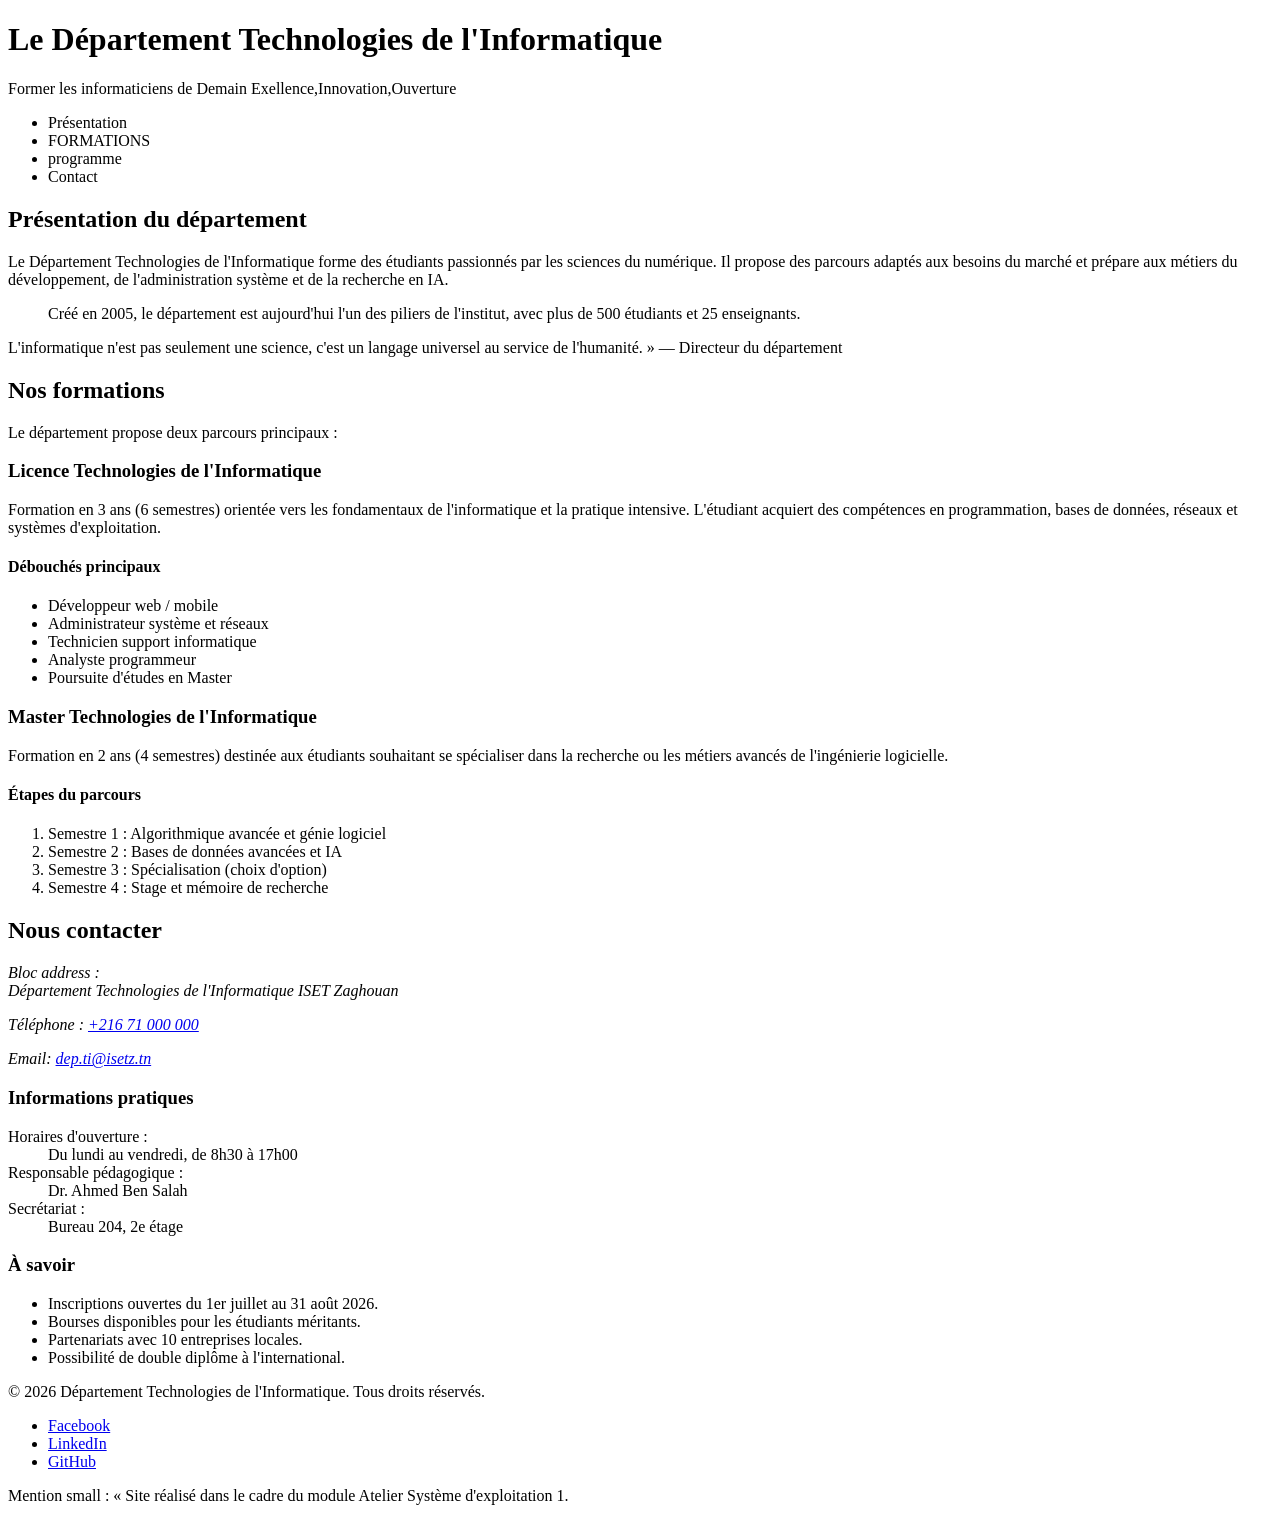
<file: TP1/index.html>
<!DOCTYPE html>
<html lang="fr">
    <head>
        <meta charset="UTF-8">
        <meta name="description"index.html>
         <meta name="author" fatma mabrouk>
          <title>Département TI - ISET Zaghouan</title>
    </head>
    <body>
        <h1>Le Département Technologies de l'Informatique</h1>
        <p>Former les informaticiens de Demain Exellence,Innovation,Ouverture</p>
        <nav>
            <ul>
                <li><a href="#Présentation" ></a>Présentation</li>
                <li><a href="#FORMATIONS" ></a>FORMATIONS</li>
                <li><a href="#programme" ></a>programme</li>
                <li><a href="#Contact" ></a>Contact</li>
                
           </ul>
        </nav>
        <main>
            <section id="Présentation">
                <h2> Présentation du département </h2>
                <p>Le Département Technologies de l'Informatique forme des étudiants passionnés par les sciences du
                     numérique. Il propose des parcours adaptés aux besoins du marché et prépare aux métiers du 
                     développement, de l'administration système et de la recherche en IA.
                </p>
                <blockquote> Créé en 2005, le département est aujourd'hui l'un des piliers de l'institut, avec plus de 500 étudiants et 
                    25 enseignants.
                 </blockquote>   
                <p> L'informatique n'est pas seulement une science, c'est un langage universel au service de l'humanité. » 
                    — Directeur du département
                </p> 
            </section>
            <section id=" FORMATIONS ">
                <h2> Nos formations </h2>
                <p>Le département propose deux parcours principaux : </p>
                <article>
                    <h3> Licence Technologies de l'Informatique</h3>
                    <p> Formation en 3 ans (6 semestres) orientée vers les fondamentaux de l'informatique et la pratique 
                        intensive. L'étudiant acquiert des compétences en programmation, bases de données, réseaux et 
                        systèmes d'exploitation.
                    </p>
                    <h4> Débouchés principaux </h4>
                    <ul>
                        <li>Développeur web / mobile </li>
                        <li>Administrateur système et réseaux </li>
                        <li>Technicien support informatique </li>
                        <li>Analyste programmeur</li>
                        <li>Poursuite d'études en Master </li>
                    </ul>
                </article>
                <article>
                    <h3> Master Technologies de l'Informatique </h3>
                    <p>Formation en 2 ans (4 semestres) destinée aux étudiants souhaitant se spécialiser dans la recherche ou 
                        les métiers avancés de l'ingénierie logicielle. 
                    </p>
                    <h4> Étapes du parcours</h4>
                    <ol>
                        <li>Semestre 1 : Algorithmique avancée et génie logiciel</li>
                        <li>Semestre 2 : Bases de données avancées et IA </li>
                        <li>Semestre 3 : Spécialisation (choix d'option) </li>
                        <li>Semestre 4 : Stage et mémoire de recherche </li>

                    </ol>

                </article>

            </section> 
            <section id="Contact">
                <h2> Nous contacter</h2>
                <address>
                     <p>Bloc address : <br>Département Technologies de l'Informatique ISET Zaghouan </p>
                     <p>Téléphone : <a href ="tel: +216 71 000 000"> +216 71 000 000</a></p>
                     <p>Email: <a href="mailto:dep.ti@isetz.tn">dep.ti@isetz.tn</a></p>
                
                </address>    
                    
                    
                        
                    <h3> Informations pratiques </h3>
                    <dl>
                        <dt>Horaires d'ouverture : </dt>
                        <dd> Du lundi au vendredi, de 8h30 à 17h00 </dd>
                        <dt>Responsable pédagogique :</dt>
                        <dd>Dr. Ahmed Ben Salah </dd>
                        <dt>Secrétariat : </dt>
                        <dd> Bureau 204, 2e étage </dd>
                    </dl>
                <aside>
                    <h3> À savoir</h3>
                    <ul>
                        <li>Inscriptions ouvertes du 1er juillet au 31 août 2026.</li>
                        <li>Bourses disponibles pour les étudiants méritants. </li>
                        <li>Partenariats avec 10 entreprises locales.</li>
                        <li>Possibilité de double diplôme à l'international. </li>
                    </ul>
                </aside>
                <footer>
                    <p> © 2026 Département Technologies de l'Informatique. Tous droits réservés.</p>
                    <ul>
                         <li><a href="https://www.facebook.com/" target="_blank" rel="noopener noreferrer">Facebook</a> </li>
                         <li><a href="https://www.linkedin.com/" target="_blank" rel="noopener noreferrer">LinkedIn</a></li>
                         <li> <a href="https://github.com/" target="_blank" rel="noopener noreferrer"> GitHub</a> </li>
                    </ul>
                    <p>Mention small : « Site réalisé dans le cadre du module Atelier Système d'exploitation 1.</p>
                </footer>
            </section>
        </main>
    </body>
</html>
</file>
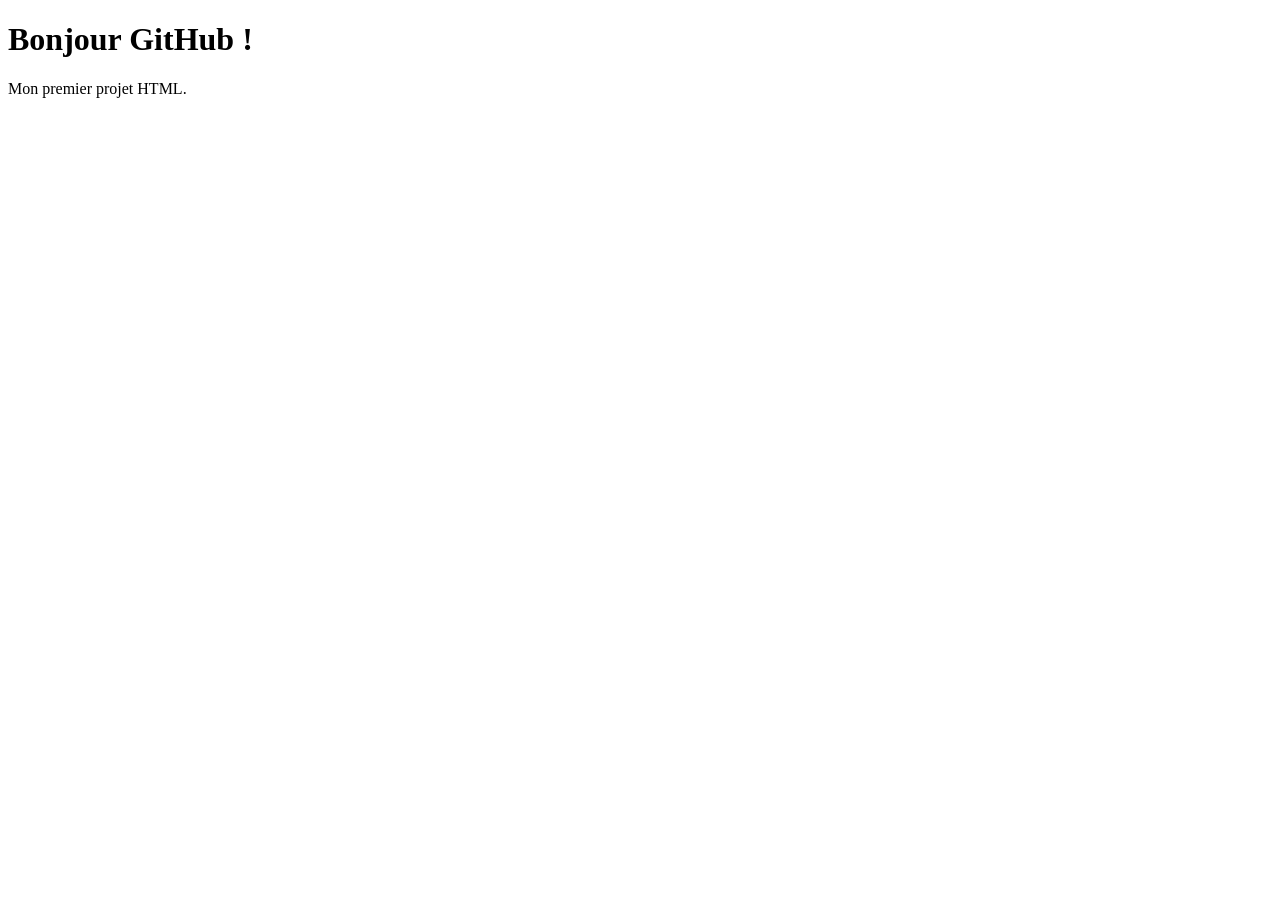
<file: ex1.html>
<!DOCTYPE html>
<html lang="fr">
    <head>
        <meta charset="UTF-8">
        <title>Mon premier exercice</title>
    </head>
    <boday>
        <h1>Bonjour GitHub !</h1>
        <p>Mon premier projet HTML.</p>
    </boday>
</html>
</file>
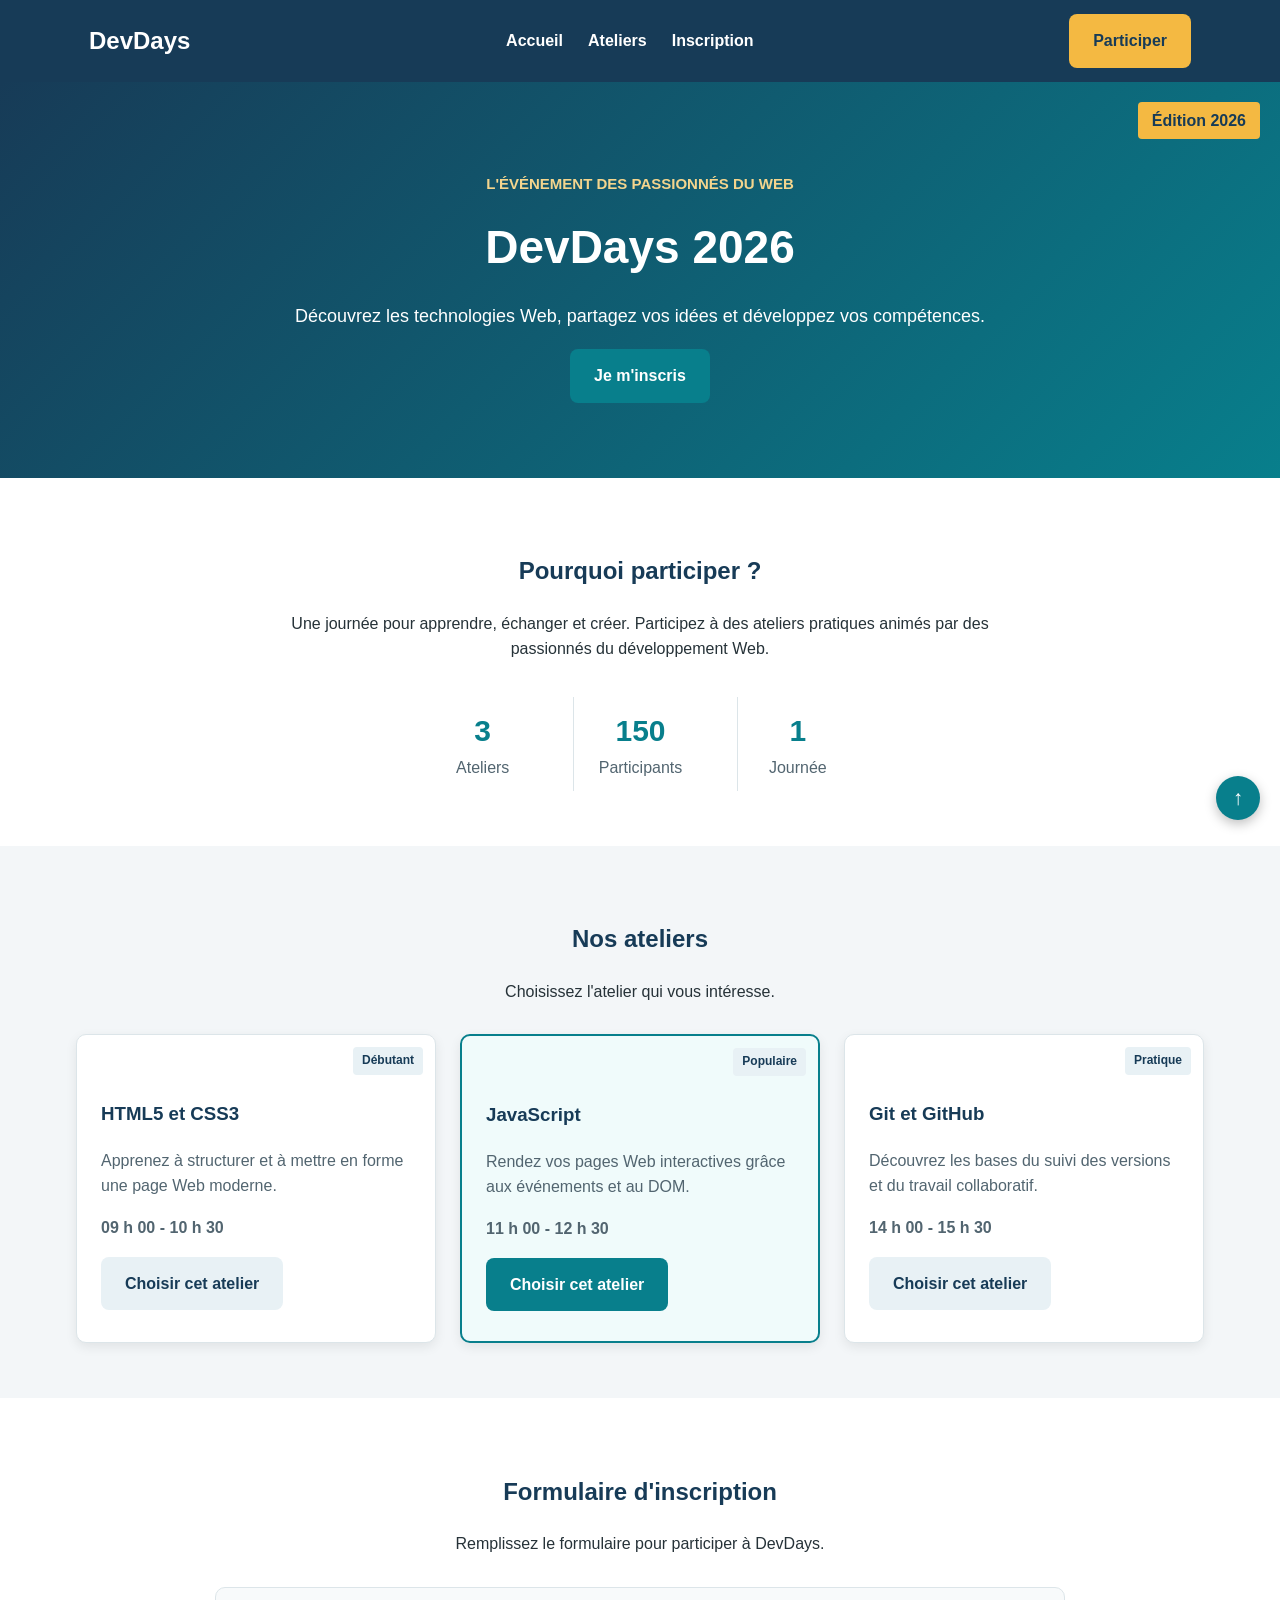
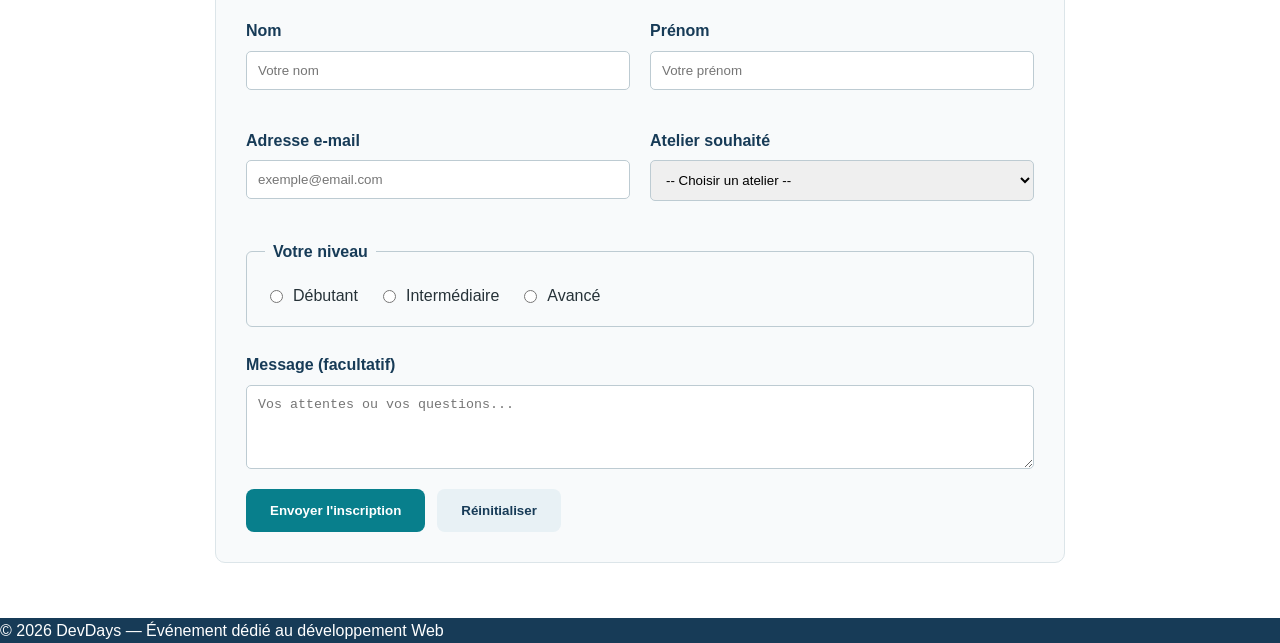
<file: tpcss/devdays.html>
<!doctype html>
<html lang="fr">
  <head>
    <meta charset="UTF-8" />
    <meta name="viewport" content="width=device-width, initial-scale=1.0" />
    <title>DevDays - Événement Web</title>
    <link rel="stylesheet" href="style_student.css" />
  </head>

  <body>
    <!-- En-tête et navigation -->
    <header class="entete">
      <nav class="barre">
        <a href="#" class="logo">DevDays</a>

        <ul class="menu">
          <li><a href="#accueil">Accueil</a></li>
          <li><a href="#ateliers">Ateliers</a></li>
          <li><a href="#inscription">Inscription</a></li>
        </ul>

        <a href="#inscription" class="btn btn-nav"> Participer </a>
      </nav>
    </header>

    <main>
      <!-- Bannière principale -->
      <section class="hero" id="accueil">
        <span class="ruban">Édition 2026</span>

        <div class="hero-contenu">
          <p class="surtitre">L'événement des passionnés du Web</p>

          <h1>DevDays 2026</h1>

          <p>
            Découvrez les technologies Web, partagez vos idées et développez vos
            compétences.
          </p>

          <a href="#inscription" class="btn"> Je m'inscris </a>
        </div>
      </section>

      <!-- Présentation -->
      <section class="section">
        <h2>Pourquoi participer ?</h2>

        <p class="description">
          Une journée pour apprendre, échanger et créer. Participez à des
          ateliers pratiques animés par des passionnés du développement Web.
        </p>

        <div class="chiffres">
          <div class="chiffre">
            <strong>3</strong>
            <span>Ateliers</span>
          </div>

          <div class="chiffre">
            <strong>150</strong>
            <span>Participants</span>
          </div>

          <div class="chiffre">
            <strong>1</strong>
            <span>Journée</span>
          </div>
        </div>
      </section>

      <!-- Ateliers -->
      <section class="section section-grise" id="ateliers">
        <h2>Nos ateliers</h2>

        <p class="description">Choisissez l'atelier qui vous intéresse.</p>

        <div class="ateliers">
          <article class="atelier">
            <span class="badge">Débutant</span>

            <h3>HTML5 et CSS3</h3>

            <p>
              Apprenez à structurer et à mettre en forme une page Web moderne.
            </p>

            <p class="horaire">09 h 00 - 10 h 30</p>

            <a href="#inscription" class="btn btn-secondaire">
              Choisir cet atelier
            </a>
          </article>

          <article class="atelier populaire">
            <span class="badge">Populaire</span>

            <h3>JavaScript</h3>

            <p>
              Rendez vos pages Web interactives grâce aux événements et au DOM.
            </p>

            <p class="horaire">11 h 00 - 12 h 30</p>

            <a href="#inscription" class="btn"> Choisir cet atelier </a>
          </article>

          <article class="atelier">
            <span class="badge">Pratique</span>

            <h3>Git et GitHub</h3>

            <p>
              Découvrez les bases du suivi des versions et du travail
              collaboratif.
            </p>

            <p class="horaire">14 h 00 - 15 h 30</p>

            <a href="#inscription" class="btn btn-secondaire">
              Choisir cet atelier
            </a>
          </article>
        </div>
      </section>

      <!-- Formulaire d'inscription -->
      <section class="section" id="inscription">
        <h2>Formulaire d'inscription</h2>

        <p class="description">
          Remplissez le formulaire pour participer à DevDays.
        </p>

        <form class="formulaire" action="#" method="post">
          <div class="form-ligne">
            <div class="champ">
              <label for="nom">Nom</label>
              <input
                type="text"
                id="nom"
                name="nom"
                placeholder="Votre nom"
                required
              />
            </div>

            <div class="champ">
              <label for="prenom">Prénom</label>
              <input
                type="text"
                id="prenom"
                name="prenom"
                placeholder="Votre prénom"
                required
              />
            </div>
          </div>

          <div class="form-ligne">
            <div class="champ">
              <label for="email">Adresse e-mail</label>
              <input
                type="email"
                id="email"
                name="email"
                placeholder="exemple@email.com"
                required
              />
            </div>

            <div class="champ">
              <label for="atelier">Atelier souhaité</label>

              <select id="atelier" name="atelier" required>
                <option value="">-- Choisir un atelier --</option>
                <option value="html-css">HTML5 et CSS3</option>
                <option value="javascript">JavaScript</option>
                <option value="git">Git et GitHub</option>
              </select>
            </div>
          </div>

          <fieldset>
            <legend>Votre niveau</legend>

            <div class="choix">
              <label>
                <input type="radio" name="niveau" value="debutant" required />
                Débutant
              </label>

              <label>
                <input type="radio" name="niveau" value="intermediaire" />
                Intermédiaire
              </label>

              <label>
                <input type="radio" name="niveau" value="avance" />
                Avancé
              </label>
            </div>
          </fieldset>

          <div class="champ">
            <label for="message">Message (facultatif)</label>
            <textarea
              id="message"
              name="message"
              rows="4"
              placeholder="Vos attentes ou vos questions..."
            ></textarea>
          </div>

          <div class="form-actions">
            <button type="submit" class="btn">Envoyer l'inscription</button>

            <button type="reset" class="btn btn-secondaire">
              Réinitialiser
            </button>
          </div>
        </form>
      </section>
    </main>

    <a class="haut" href="#accueil" aria-label="Retour en haut de page">↑</a>

    <!-- Pied de page -->
    <footer class="pied">
      <p>© 2026 DevDays — Événement dédié au développement Web</p>
    </footer>
  </body>
</html>
</file>
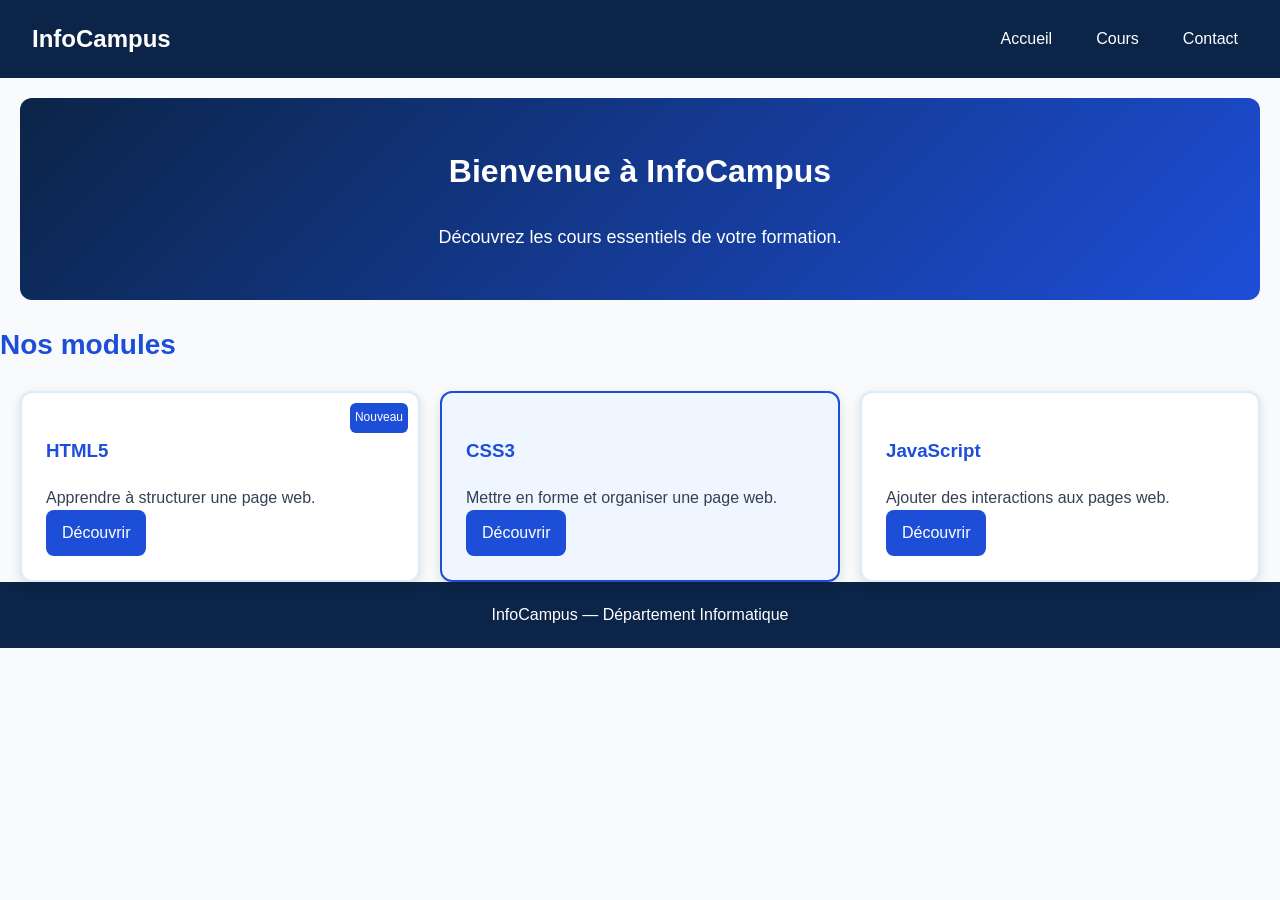
<file: TP1/css_tp1/cours.html>
<!DOCTYPE html>
<html lang="fr">
<head>
    <meta charset="UTF-8">
    <meta name="viewport" content="width=device-width, initial-scale=1.0">
    <title>Nos cours d'informatique</title>
    <!-- Le fichier CSS sera créé pendant le TP -->
    <link rel="stylesheet" href="style.css">
</head>
<body>
    <header id="entete">
        <nav class="barre">
            <span class="logo">InfoCampus</span>
            <div class="liens">
                <a href="#accueil">Accueil</a>
                <a href="#cours">Cours</a>
                <a href="#contact">Contact</a>
            </div>
        </nav>
    </header>

    <main>
        <section id="accueil" class="hero">
            <h1>Bienvenue à InfoCampus</h1>
            <p>Découvrez les cours essentiels de votre formation.</p>
        </section>

        <section id="cours">
            <h2>Nos modules</h2>

            <div class="grille">
                <article class="carte">
                    <span class="badge">Nouveau</span>
                    <h3>HTML5</h3>
                    <p>Apprendre à structurer une page web.</p>
                    <a href="#">Découvrir</a>
                </article>

                <article class="carte important">
                    <h3>CSS3</h3>
                    <p>Mettre en forme et organiser une page web.</p>
                    <a href="#">Découvrir</a>
                </article>

                <article class="carte">
                    <h3>JavaScript</h3>
                    <p>Ajouter des interactions aux pages web.</p>
                    <a href="#">Découvrir</a>
                </article>
            </div>
        </section>
    </main>

    <footer id="contact">
        <p>InfoCampus — Département Informatique</p>
    </footer>
</body>
</html>
</file>
<file: tpcss/style_student.css>
/*
 * Atelier Développement Web 1 — CSS Atelier 2 : Flexbox et positionnement
 * Fichier de départ à compléter par les étudiants.
 *
 * Consigne : remplacez chaque TODO par les propriétés CSS demandées dans le sujet.
 * Les couleurs principales et quelques alignements de texte sont déjà fournis.
 */

/* ==================================================
   ÉTAPE 1 : BASES CSS ET MODÈLE DE BOÎTE
   ================================================== */

/* TODO 1.1 : appliquer box-sizing: border-box à tous les éléments */
* {box-sizing: border-box;
  /* TODO */
}

body {
  /* TODO 1.2 : marge nulle, police Arial avec sans-serif en secours,
     couleur du texte et fond de page déjà fournis, interligne 1.6 */
  margin: 0;
  font-family: Arial, sans-serif;
  line-height: 1.6;
  color: #263238;
  background-color: #ffffff;
  /* TODO */
}

/* Titres des sections */
h2 {
  /* TODO 1.3 : marge basse de 10px */
  margin-bottom: 10;
  color: #173b57;
  text-align: center;
  /* TODO */
}

h3 {
  /* TODO 1.3 : couleur du titre */
  color: #173b57;
}

/* TODO 1.4 : supprimer le soulignement de tous les liens */
a {text-decoration: dashed;
  /* TODO */
}

/* Bouton commun : liens et boutons */
.btn {
  /* TODO 1.5 : affichage en ligne-bloc, padding, bordure, coins arrondis */
  background-color: #087f8c;
  color: #ffffff;
  display: inline-block;
  padding: 12px 22px;
   border-radius: 8px;
   border: 2px solid transparent;
  font-weight: bold;
  cursor: pointer;
  transition: background-color 0.3s
}
  TODO 1.5 : texte gras, curseur main, transition du fond sur 0.3s */
  /* TODO */
 

/* TODO 1.6 : au survol, changer le fond du bouton */
.btn:hover {
  background-color: #066873;
  
  /* TODO */
}

/* TODO 1.6 : au focus clavier, ajouter un contour jaune décalé */
.btn:focus {  background-color: #d5e5ec;
  outline: 3px solid #f4b942;
  outline-offset: 3px;
  /* TODO */
}

/* Variante secondaire du bouton */
.btn-secondaire {
  /* TODO 1.7 : fond clair et texte bleu marine */
  background-color: #e8f1f5;
  color: #173b57;
  /* TODO */
}

/* TODO 1.7 : couleur de fond au survol du bouton secondaire */
.btn-secondaire:hover {background-color: #d5e5ec;
  /* TODO */
}

/* ==================================================
   ÉTAPE 2 : NAVIGATION AVEC FLEXBOX
   ================================================== */

.entete {
  position: sticky;
  top: 0;
  z-index: 10;
  background-color: #173b57;
  /* TODO 2.1 : position sticky, top à 0 et z-index à 10 */
  /* TODO */
}

.barre {
  display: flex;
  align-items: center;
  justify-content: space-between;
  gap: 20px;
  max-width: 1150px;
  margin: 0 auto;
  padding: 14px 24px;
}

  /* TODO 2.2 : activer Flexbox, aligner verticalement,
     répartir les éléments aux deux extrémités et prévoir un écart de 20px */
  /* TODO */
  /* TODO 2.2 : largeur maximale 1150px, centrage et padding 14px 24px */
  /* TODO */


.logo {
  font-size: 24px;
  font-weight: bold;

  color: #ffffff;
  /* TODO 2.3 : taille 24px et texte gras */
  /* TODO */
}

/* Liste des liens de navigation */
.menu {
  display: flex;
  align-items: center;
  gap: 25px;
  color: #ffffff;
  list-style: none;
  margin: 0;
  padding: 0;
  margin-left: auto;
  margin-right: auto;
  /* TODO 2.4 : activer Flexbox, aligner verticalement et définir un écart de 25px */
  /* TODO */
  /* TODO 2.4 : supprimer les puces, la marge et le padding */
  /* TODO */
  /* TODO 2.4 : utiliser des marges automatiques à gauche et à droite */
  /* TODO */
}

.menu a {
   color: #ffffff;
    font-weight: bold;
  
  
  /* TODO 2.5 : texte gras */
  /* TODO */
}

/* TODO 2.5 : au survol, le texte des liens devient jaune */
.menu a:hover { color: #f4b942;
  /* TODO */
}

.btn-nav {
  background-color: #f4b942;
  color: #173b57;
  /* TODO 2.6 : fond jaune et texte bleu marine */
  background-color: #f4b942;
  color: #173b57;
  /* TODO */
}

/* TODO 2.6 : fond du bouton « Participer » au survol */
.btn-nav:hover {background-color: #e3a72d;
  /* TODO */
}

/* ==================================================
   ÉTAPE 3 : BANNIÈRE, SECTIONS ET CARTES
   ================================================== */

/* 3.A — Bannière principale */
.hero {position: relative;
  min-height: 350px;
  padding: 75px 24px;
  display: flex;
  justify-content: center;
  align-items: center;
  /* TODO 3.1 : position relative et hauteur minimale de 350px */
  /* TODO */
  /* TODO 3.1 : padding 75px 24px */
  /* TODO */
  /* TODO 3.1 : Flexbox pour centrer le contenu horizontalement et verticalement */
  /* TODO */
  color: #ffffff;
  text-align: center;
   background: linear-gradient(135deg, #173b57, #087f8c);
  /* TODO 3.1 : dégradé linéaire à 135deg de #173b57 vers #087f8c */
  /* TODO */
}

/* Contenu de la bannière */
.hero-contenu { max-width: 700px;
   max-width: 700px;
  /* TODO 3.2 : largeur maximale de 700px */
  /* TODO */
}

.hero h1 { margin: 10px 0;
  font-size: 46px;
  /* TODO 3.2 : marge 10px 0 et taille 46px */
  /* TODO */
}

.hero p { font-size: 18px;
  /* TODO 3.2 : taille de police 18px */
  /* TODO */
}

.hero .surtitre { color: #f4d58d;
  font-size: 15px;
  font-weight: bold;
  text-transform: uppercase;
  /* TODO 3.3 : couleur #f4d58d, taille 15px, gras et majuscules */
  /* TODO */
}

/* Ruban placé dans le coin supérieur droit de la bannière */
.ruban { position: absolute;
  top: 20px;
  right: 20px;
  padding: 6px 14px;
  border-radius: 4px;
  background-color: #f4b942;
  color: #173b57;
  font-weight: bold;

  /* TODO 3.4 : position absolute, top 20px et right 20px */
  /* TODO */
  /* TODO 3.4 : padding 6px 14px et coins arrondis de 4px */
  /* TODO */
  /* TODO 3.4 : fond jaune, texte bleu marine et texte gras */
  /* TODO */
}

/* 3.B — Sections générales */
.section { padding: 55px 24px;
  /* TODO 3.5 : padding 55px 24px */
  /* TODO */
}

.section-grise {background-color: #f3f6f8;
  /* TODO 3.5 : fond #f3f6f8 */
  /* TODO */
}

.description { max-width: 700px;
  /* TODO 3.6 : largeur maximale 700px */
  /* TODO */
  /* TODO 3.6 : marge 0 auto 30px et texte centré */
  text-align: center;
  margin: 0 auto 30px;
  /* TODO */
}

/* 3.C — Chiffres clés */
.chiffres { display: flex;
  justify-content: center;
  flex-wrap: wrap;
  gap: 30px;
  margin-top: 35px;
  /* TODO 3.7 : Flexbox, éléments centrés horizontalement,
     retour à la ligne autorisé et écart de 30px */
  /* TODO */
  /* TODO 3.7 : marge haute de 35px */
  /* TODO */
}

.chiffre { display: flex;
  flex-direction: column;
  align-items: center;
  min-width: 120px;
  padding: 10px 25px;

  /* TODO 3.8 : Flexbox en colonne et éléments centrés */
  /* TODO */
  /* TODO 3.8 : largeur minimale 120px et padding 10px 25px */
  /* TODO */
}

/* TODO 3.9 : bordure gauche sur chaque .chiffre précédé d'un autre .chiffre */
.chiffre + .chiffre { border-left: 1px solid #dce5e9;
}
  /* TODO */


.chiffre strong { color: #087f8c;
  font-size: 30px;
}
  /* TODO 3.9 : couleur #087f8c et taille 30px */
  /* TODO */

.chiffre span {color: #526570;
  /* TODO 3.9 : couleur #526570 */
  /* TODO */
}

/* 3.D — Grille des cartes d'ateliers */
.ateliers { display: flex;
  flex-wrap: wrap;
  justify-content: center;
  gap: 24px;
  max-width: 1150px;
  margin: 0 auto;
  /* TODO 3.10 : Flexbox, retour à la ligne, cartes centrées et écart de 24px */
  /* TODO */
  /* TODO 3.10 : largeur maximale 1150px et centrage horizontal */
  /* TODO */
}

.atelier { position: relative;
  flex: 1 1 280px;
  max-width: 360px;
  padding: 30px 24px;
  padding-top: 45px;
   border: 1px solid #dce5e9;
  border-radius: 10px;
  box-shadow: 0 4px 12px rgba(0, 0, 0, 0.08);
  /* TODO 3.11 : position relative */
  /* TODO */
  /* TODO 3.11 : flex: 1 1 280px et largeur maximale 360px */
  /* TODO */
  /* TODO 3.11 : padding 30px 24px, puis padding supérieur de 45px */
  /* TODO */
  /* TODO 3.11 : fond blanc, bordure, coins arrondis et ombre */
  background-color: #ffffff;
  /* TODO */
}

.atelier p {  color: #526570;
  /* TODO 3.12 : couleur du texte #526570 */
  /* TODO */
}

.horaire {font-weight: bold;
  /* TODO 3.12 : texte gras */
  /* TODO */
}

/* Badge placé dans le coin supérieur droit de la carte */
.badge {position: absolute;
  top: 12px;
  right: 12px;
  padding: 4px 9px;
  border-radius: 4px;
  background-color: #e8f1f5;
  color: #173b57;
  font-size: 12px;
  font-weight: bold;


  /* TODO 3.13 : position absolute, top 12px et right 12px */
  /* TODO */
  /* TODO 3.13 : padding 4px 9px et coins arrondis de 4px */
  /* TODO */
  /* TODO 3.13 : fond #e8f1f5, texte #173b57, taille 12px et texte gras */
  /* TODO */
}

.populaire {
  border: 2px solid #087f8c;
  background-color: #f0fbfb;
  /* TODO 3.14 : bordure 2px solid #087f8c et fond #f0fbfb */
  /* TODO */
}

/* ==================================================
   ÉTAPE 4 : FORMULAIRE
   ================================================== */

.formulaire { max-width: 850px;
  margin: 30px auto 0;
  padding: 30px;
   background-color: #f8fafb;
  border: 1px solid #dce5e9;
  border-radius: 10px;

  /* TODO 4.1 : largeur maximale 850px, marge 30px auto 0 et padding 30px */
  /* TODO */
  /* TODO 4.1 : fond #f8fafb, bordure #dce5e9 et coins de 10px */
  /* TODO */
}

/* Deux champs peuvent se placer sur la même ligne */
.form-ligne { display: flex;
  flex-wrap: wrap;
  gap: 20px;
  margin-bottom: 20px;
  /* TODO 4.2 : Flexbox, retour à la ligne et écart de 20px */
  /* TODO */
  /* TODO 4.2 : marge basse de 20px */
  /* TODO */
}

.champ { display: flex;
  flex-direction: column;
  flex: 1 1 250px;
  gap: 7px;
  margin-bottom: 18px;
  /* TODO 4.3 : Flexbox en colonne, flex: 1 1 250px et écart de 7px */
  /* TODO */
  /* TODO 4.3 : marge basse de 18px */
  /* TODO */
}

.champ label { font-weight: bold;
  color: #173b57;
  /* TODO 4.3 : texte gras et couleur #173b57 */
  /* TODO */
}

/* Regrouper les trois types de champs dans un seul sélecteur */
input,
select,
textarea { width: 100%;
  padding: 11px;
  border: 1px solid #bdcbd2;
  border-radius: 5px;

  /* TODO 4.4 : largeur 100%, padding 11px */
  /* TODO */
  /* TODO 4.4 : bordure, coins arrondis de 5px */
  /* TODO */
  /* TODO 4.4 : hériter de la police du parent et mettre un fond blanc */
  /* TODO */
}

/* TODO 4.5 : au focus, contour et bordure de couleur #087f8c */
input:focus,
select:focus,
textarea:focus { outline: 2px solid #087f8c;
  border-color: #087f8c;
  /* TODO */
}

fieldset { margin: 10px 0 25px;
  padding: 18px;
  border: 1px solid #bdcbd2;
  border-radius: 6px;
  /* TODO 4.6 : marge 10px 0 25px et padding 18px */
  /* TODO */
  /* TODO 4.6 : bordure #bdcbd2 et coins arrondis de 6px */
  /* TODO */
}

legend { padding: 0 8px;
  color: #173b57;
  font-weight: bold;
  /* TODO 4.6 : padding 0 8px, couleur #173b57 et texte gras */
  /* TODO */
}

/* Options du niveau */
.choix {display: flex;
  flex-wrap: wrap;
  gap: 20px;
  /* TODO 4.7 : Flexbox, retour à la ligne et écart de 20px */
  /* TODO */
}

.choix label { display: flex;
  align-items: center;
  gap: 7px;
  /* TODO 4.7 : Flexbox, alignement vertical et écart de 7px */
  /* TODO */
}

.choix input {  width: auto;
  /* TODO 4.7 : rétablir la largeur automatique des boutons radio */
  /* TODO */
}

.form-actions { display: flex;
  flex-wrap: wrap;
  gap: 12px;
  margin-top: 20px;
  /* TODO 4.8 : Flexbox, retour à la ligne, écart de 12px et marge haute de 20px */
  /* TODO */
}

/* ==================================================
   ÉTAPE 5 : PIED DE PAGE ET BOUTON « HAUT »
   ================================================== */

.pied { display: flex;
  justify-content: space-between;
  align-items: center;
  flex-wrap: wrap;
  gap: 15px;
  /* TODO 5.1 : Flexbox, répartition aux extrémités, alignement vertical,
     retour à la ligne et écart de 15px */
  /* TODO */
  /* TODO 5.1 : padding 22px 24px, fond #173b57 et texte blanc */
  background-color: #173b57;
  color: #ffffff;
  /* TODO */
}

.pied p { margin: 0;
  /* TODO 5.1 : supprimer la marge du paragraphe */
  /* TODO */
}

/* Bouton de retour en haut de page */
.haut { position: fixed;
  right: 20px;
  bottom: 80px;
  z-index: 50;
   display: flex;
  justify-content: center;
  align-items: center;
  width: 44px;
  height: 44px;
  border-radius: 50%;
   color: #ffffff;
  background-color: #087f8c;
  font-size: 1.3rem;
  text-decoration: none;
  box-shadow: 0 4px 12px rgba(0, 0, 0, 0.25);
  /* TODO 5.2 : position fixed, right 20px, bottom 80px et z-index 50 */
  /* TODO */
  /* TODO 5.2 : Flexbox pour centrer la flèche */
  /* TODO */
  /* TODO 5.2 : largeur et hauteur 44px, forme circulaire */
  /* TODO */
  /* TODO 5.2 : texte blanc, fond #087f8c, taille 1.3rem et sans soulignement */
  /* TODO */
  /* TODO 5.2 : ombre 0 4px 12px rgba(0, 0, 0, 0.25) */
  /* TODO */
}
</file>
<file: TP1/css_tp1/style.css>
/*
=========================================================
CORRIGÉ COMMENTÉ DU TP CSS3 — InfoCampus
Version « commentaires seuls » : chaque règle est décrite
dans un commentaire, les codes couleurs sont indiqués
directement dans le commentaire.
=========================================================
*/

/*
Sélecteur universel * : cible TOUS les éléments de la page.
Instruction : box-sizing: border-box.
Effet : inclut padding et bordure DANS la largeur/hauteur
déclarée — plus de débordement quand on ajoute du padding
à un élément en width:100% (cas du formulaire, des champs…).
*/
* box-sizing{border-box;
}
/*
Élément <body> : toute la page.
Instructions :
- margin: 0 (supprime la marge par défaut du navigateur, ~8px)
- font-family: Arial, sans-serif (Arial puis police de secours)
- font-size: 16px (1rem = 16px, rend les unités rem prévisibles)
- line-height: 1.6 (hauteur de ligne = 1,6 × la taille de police)
- color: #334155 (gris-bleu foncé, plus doux que le noir pur)
- background-color: #F8FAFC (gris très clair, fait ressortir les cartes blanches)
*/
body{
  margin: 0;
  font-family:Arial, sans-serif ;
  font-size: 16px; 
  line-height: 1.6;
  color: #334155;
  background-color: #F8FAFC ;

}
/*
Titre <h2> : tous les titres de niveau 2 du document.
Instructions :
- color: #1D4ED8 (bleu de la charte, hiérarchise visuellement les titres)
- font-size: 28px (plus grand que le texte courant à 16px)
*/
h2{
  color:#1D4ED8;
  font-size: 28px;

}
/*
Sections <section> placées dans <main>.
Instruction : margin-bottom: 30px.
Effet : 30px d'espace SOUS chaque section, évite que les blocs se collent.
*/
section main{margin-bottom: 30px;
  Effet : 30px d'espace SOUS chaque section, évite que les blocs se collent;

}

/*
Barre de navigation .barre.
Instructions :
- display: flex (logo + liens sur une même ligne)
- align-items: center (centrage vertical sur l'axe transversal)
- justify-content: space-between (logo à gauche, liens à droite)
- gap: 24px (espace entre logo et liens sans marges individuelles)
- padding: 16px 32px (16px haut/bas, 32px gauche/droite)
- background-color: #0B2447 (bleu nuit, contraste fort avec le texte blanc)
*/
.barre{
  display: flex;
  align-items: center;
  justify-content: space-between;
  gap: 24px;
  padding: 16px 32px;
  background-color: #0B2447;
}
/*
Logo .logo (nom du site).
Instructions :
- color: white (ressort sur le fond bleu nuit #0B2447 de la barre)
- font-size: 24px (plus grand que le texte courant, effet de titre)
- font-weight: bold (renforce la présence du nom du site)
*/
.logo{
  color:white;
  font-size: 24px;
  font-weight:bold;
}
/*
Conteneur .liens (regroupe les liens du menu).
Instructions :
- display: flex (liens horizontalement côte à côte)
- align-items: center (centrage vertical sur la ligne du menu)
- gap: 24px (espace régulier entre chaque lien)
*/
.liens{
  display: flex;
  align-items: center;
  gap: 24px;
}
/*
Chaque lien <a> dans .liens (menu de navigation).
Instructions :
- padding: 10px (agrandit la zone cliquable du lien)
- color: white (visible sur le fond bleu nuit #0B2447)
- text-decoration: none (supprime le soulignement par défaut)
*/
.liens a {
  padding: 10px;
  color: white;
  text-decoration: none;
}
/*
Liens du menu AU SURVOL de la souris (.liens a:hover).
Instructions :
- color: #93C5FD (bleu clair, retour visuel immédiat)
- text-decoration: underline (réintroduit le soulignement)
*/
.liens a:hover{
  color: #93C5FD;
  text-decoration: underline;
}
/*
Bannière d'accueil .hero.
Instructions :
- margin: 20px (détache la bannière des bords sur les quatre côtés)
- padding: 48px 24px (48px haut/bas, 24px gauche/droite)
- color: white (contraste avec le fond bleu du dégradé)
- text-align: center (centre titre et paragraphe)
- background: linear-gradient(135deg, #0B2447, #1D4ED8)
  (dégradé linéaire à 135°, du bleu nuit #0B2447 au bleu vif #1D4ED8)
- border-radius: 12px (arrondit les quatre coins de la bannière)
*/
.hero{
  margin: 20px;
  padding: 48px 24px;
  color: white;
  text-align: center;
  /*background: linear-gradient(135deg , #0B2447, #1D4ED8);*/
  background: linear-gradient(135deg, #0B2447, #1D4ED8);
  background-color: #0B2447;
  border-radius: 12px;

}
/*
Titre <h1> dans la bannière .hero.
Instructions :
- font-size: 32px (taille imposante pour marquer l'entrée de la page)
- margin-top: 0 (supprime la marge par défaut au-dessus du h1)
*/
.hero h1{
  font-size: 32px;
  margin-top: 0 ;
}
/*
Paragraphe <p> dans la bannière .hero.
Instructions :
- font-size: 18px (légèrement plus grand que le texte courant)
- margin-bottom: 0 (supprime la marge par défaut sous le paragraphe)
*/
.hero p{
  font-size: 18px;
  margin-bottom: 0;
}
/*
Conteneur des cartes de modules .grille.
Instructions :
- display: flex (cartes sur une ligne)
- flex-wrap: wrap (retour à la ligne quand la place manque)
- gap: 20px (20px d'espace entre les cartes, horizontal ET vertical)
- padding: 0 20px (20px à gauche et à droite, sans toucher au haut/bas)
*/
.grille{
  display: flex;
  flex-wrap: wrap;
  gap: 20px;
  padding: 0 20px;
}
/*
Chaque carte .carte présente dans la grille.
Instructions :
- position: relative (repère de positionnement pour le badge en absolute)
- flex: 1 1 240px (peut grandir, peut rétrécir, base de 240px)
- padding: 24px (espacement interne sur les quatre côtés)
- background-color: white (détache la carte du fond #F8FAFC de la page)
- border: 2px solid #DCEBFF (bordure 2px bleu très clair)
- border-radius: 12px (arrondit les quatre coins de la carte)
- box-shadow: 0 4px 12px rgba(0, 0, 0, 0.12)
  (ombre douce : 0 décalage horizontal, 4px vertical, 12px de flou,
   noir à 12% d'opacité)
*/
.carte{
  position: relative;
  flex: 1 1 240px;
  padding: 24px;
  background-color: white ;
  border: 2px solid #DCEBFF;
  border-radius: 12px;
  box-shadow: 0 4px 12px rgba(0, 0, 0, 0.12);

}
/*
Titre <h3> de chaque carte.
Instruction : color: #1D4ED8 (bleu de la charte pour titrer chaque module).
*/
.carte h3{
  color: #1D4ED8;
}
/*
Liens <a> contenus dans une carte (liens « En savoir plus »).
Instructions :
- display: inline-block (permet padding vertical ET horizontal tout en restant sur la ligne du texte)
- padding: 10px 16px (10px haut/bas, 16px gauche/droite : apparence de vrai bouton)
- color: white (texte blanc sur le fond bleu du bouton)
- background-color: #1D4ED8 (fond bleu vif, identifie clairement le bouton d'action)
- text-decoration: none (supprime le soulignement par défaut du lien)
- border-radius: 8px (arrondit les coins du bouton pour un rendu moderne)
*/
.carte a{
  display: inline-block;
  padding: 10px 16px;
  color: white ;
  background-color: #1D4ED8 ;
  text-decoration: none;
  border-radius: 8px ;


}
/*
Liens-boutons des cartes AU SURVOL de la souris (.carte a:hover).
Instruction : background-color: #0B2447
(assombrit le fond en bleu nuit : feedback visuel au survol).
*/
.carte a:hover{
  background-color: #0B2447;

}
/*
Cartes qui cumulent .carte ET .important (carte mise en avant).
Instructions :
- background-color: #EFF6FF (fond bleu très clair pour distinguer la carte)
- border-color: #1D4ED8 (bordure bleu vif pour renforcer la mise en avant)
*/
.carte.important{
  background-color: #EFF6FF;
  border-color: #1D4ED8;

}
/*
Badge « Nouveau » présent sur certaines cartes (.badge).
Instructions :
- position: absolute (sort du flux, se place par rapport au parent positionné .carte)
- top: 10px (à 10px du bord supérieur de la carte)
- right: 10px (à 10px du bord droit de la carte)
- padding: 5px 10px (5px haut/bas, 10px gauche/droite)
- color: white (texte blanc sur le fond bleu du badge)
- background-color: #1D4ED8 (fond bleu vif pour attirer l'œil)
- font-size: 12px (texte plus petit, rendu de badge discret)
- border-radius: 6px (arrondit légèrement les coins du badge)
*/
.badge{
  position: absolute ;
  top: 10px;
  right: 10px;
  padding: 5px;
  color: white;
  background-color: #1D4ED8;
  font-size: 12px;
  border-radius: 6px ;
}
/*
Pied de page <footer>.
Instructions :
- padding: 20px (espacement interne sur les quatre côtés)
- color: white (contraste avec le fond bleu nuit)
- text-align: center (centre horizontalement le texte)
- background-color: #0B2447 (fond bleu nuit identique à la barre de navigation,
  encadrement visuel cohérent de la page)
*/
footer{
  padding: 20px;
  color: white;
  text-align: center;
  background-color: #0B2447 ;

}
/*
Paragraphe <p> contenu dans le pied de page.
Instruction : margin: 0 (supprime la marge par défaut du paragraphe
pour garder un espacement maîtrisé dans le pied de page).
*/
p{
  margin: 0
}
</file>
